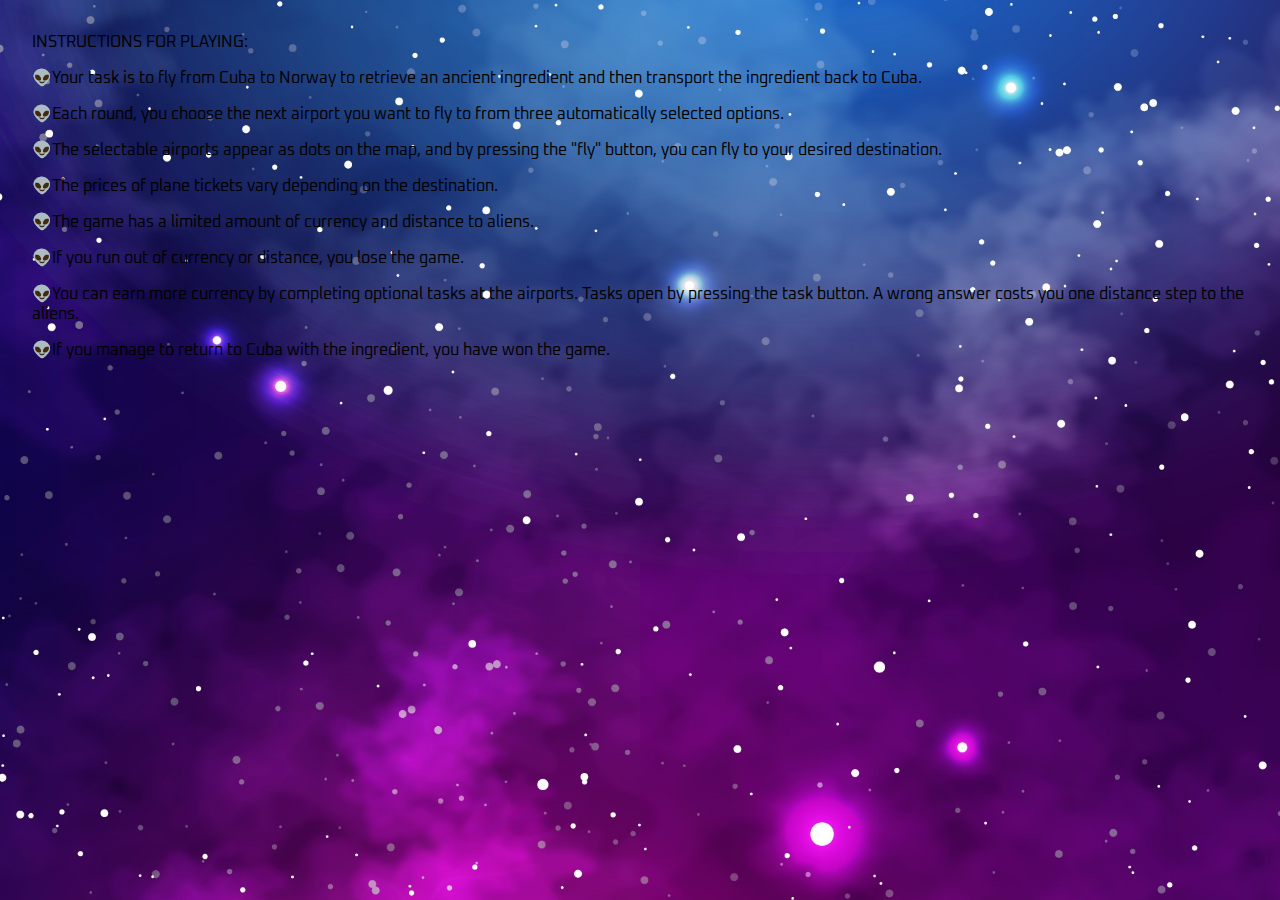
<file: HTML/help.html>
<!DOCTYPE html>
<html lang="en">

<head>
    <meta charset="UTF-8">
    <meta http-equiv="X-UA-Compatible" content="IE=edge">
    <meta name="viewport" content="width=device-width, initial-scale=1.0">
    <link href="../CSS/main.css" rel="stylesheet">
    <link href="/CSS/help.css" rel="stylesheet">
    <script src="/js/main.js" defer></script>
    <title>Help</title>
</head>

<body>
<div class="container-help">
    <main>
        <article>
            <p> INSTRUCTIONS FOR PLAYING: </p>
            <p>👽Your task is to fly from Cuba to Norway to retrieve an ancient ingredient and then transport the ingredient back to Cuba.</p>
            <p>👽Each round, you choose the next airport you want to fly to from three automatically selected options.</p>
            <p>👽The selectable airports appear as dots on the map, and by pressing the "fly" button, you can fly to your desired destination.</p>
            <p>👽The prices of plane tickets vary depending on the destination.</p>
            <p>👽The game has a limited amount of currency and distance to aliens.</p>
            <p>👽If you run out of currency or distance, you lose the game.</p>
            <p>👽You can earn more currency by completing optional tasks at the airports. Tasks open by pressing the task button. A wrong answer costs you one distance step to the aliens.</p>
            <p>👽If you manage to return to Cuba with the ingredient, you have won the game.</p>
        </article>

    </main>

</div>
</body>

</html>
</file>
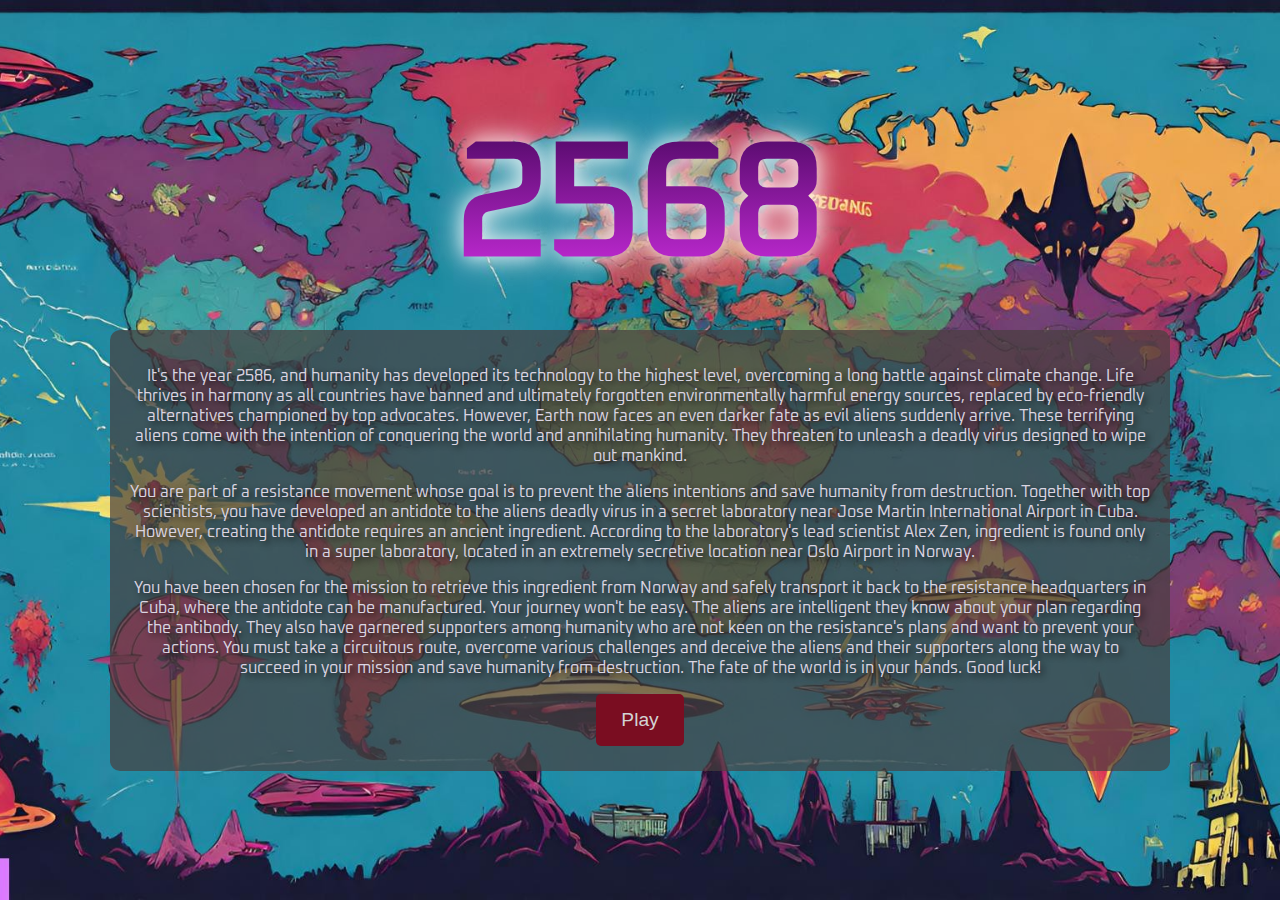
<file: HTML/startgame.html>
<!DOCTYPE html>
<html lang="en">

<head>
    <meta charset="UTF-8">
    <meta http-equiv="X-UA-Compatible" content="IE=edge">
    <meta name="viewport" content="width=device-width, initial-scale=1.0">
    <link href="../CSS/main.css" rel="stylesheet">
    <link href="../CSS/startgame.css" rel="stylesheet">
    <script src="../js/startgame.js" defer></script>
    <title>Welcome 2568 Game</title>
</head>
<body>
    <div>
        <div class="title">
            <h1 class="gradient-text" data-text="2568">2568 </h1>
        </div>
            <div id="Start-game">
                <p>It's the year 2586, and humanity has developed its technology to the highest
                level, overcoming a long battle against climate change. Life thrives in harmony
                as all countries have banned and ultimately forgotten environmentally harmful energy sources, replaced by eco-friendly alternatives championed by top advocates.
                However, Earth now faces an even darker fate as evil aliens suddenly arrive.
                These terrifying aliens come with the intention of conquering the world and
                annihilating humanity. They threaten to unleash a deadly virus designed to wipe
                out mankind.</p>

                <p>You are part of a resistance movement whose goal is to prevent the aliens
                intentions and save humanity from destruction. Together with top scientists,
                you have developed an antidote to the aliens deadly virus in a secret laboratory
                near Jose Martin International Airport in Cuba. However, creating the antidote
                requires an ancient ingredient. According to the laboratory's lead scientist
                Alex Zen, ingredient is found only in a super laboratory, located in an extremely
                secretive location near Oslo Airport in Norway.</p>

                <p>You have been chosen for the mission to retrieve this ingredient from Norway
                and safely transport it back to the resistance headquarters in Cuba,
                where the antidote can be manufactured. Your journey won't be easy.
                The aliens are intelligent they know about your plan regarding the antibody.
                They also have garnered supporters among humanity who are not keen on the
                resistance's plans and want to prevent your actions. You must take a circuitous
                route, overcome various challenges and deceive the aliens and their supporters
                along the way to succeed in your mission and save humanity from destruction.
                The fate of the world is in your hands. Good luck!</p>

                <button id="Play">Play</button>
            </div>
    </div>
</body>
</html>
</file>
<file: CSS/main.css>
@font-face {
    font-family: Oxanium;
    src: url("Oxanium.ttf") format("truetype");
}

html, body {
    margin: 0;
    padding: 0;
    height: 100%;
    font-family: "Oxanium", sans-serif;
    font-style: normal;
    background-image: url('/img/2474216.jpg');
    background-size: cover;
    background-position: center;
}

.flex-wrap {
    display: flex;
    flex-wrap: wrap;
}

main {
        padding: 1rem 2rem;
}
</file>
<file: CSS/help.css>
#helpDialog {
    width: 70vw;
    height: 70vh;
    color: #edb2ed;
    border-color: #cd80cd;
    text-shadow: 3px 3px 6px rgba(0, 0, 0, 0.7);
}
</file>
<file: CSS/startgame.css>
body {
    font-family: "Oxanium", sans-serif;
    text-align: center;
    margin: 0;
    padding: 0;
    background-image: url('/img/map.JPG');
    background-size: cover;
    background-position: center;
    height: 100vh;
    display: flex;
    justify-content: center;
    align-items: center;
    color: #dad4e1;
}

#Start-game {
    text-align: center;
    background-color: rgba(72, 62, 62, 0.7);
    padding: 20px;
    border-radius: 10px;
    margin-top: 200px;
    margin-left: 110px;
    margin-right: 110px;
    outline: 2px solid transparent;
    text-shadow: 3px 3px 6px rgba(0, 0, 0, 0.7);

}

button {
    padding: 15px 25px;
    background-color: #7a0d21;
    color: lightgray;
    border: lightgrey;
    border-radius: 5px;
    cursor: pointer;
    margin-bottom: 5px;
    font-size: 1.2em;
}

button:hover {
    background-color: #812b3b;
}

.title {
    position: absolute;
    top: 1px;
    left: 50%;
    transform: translateX(-50%);
}

.gradient-text {
    font-size: 10rem;
    background: linear-gradient(to bottom, #430559, #dd32ef);
    -webkit-background-clip: text;
    -webkit-text-fill-color: transparent;
    position: relative;
}

.gradient-text::after {
    content: attr(data-text);
    position: absolute;
    top: 0;
    left: 0;
    z-index: -1;
    color: #fff;
    text-shadow: 0 0 20px rgba(255, 255, 255, 0.8), 0 0 30px rgba(255, 255, 255, 0.5), 0 0 40px rgba(255, 255, 255, 0.3);
}
</file>
